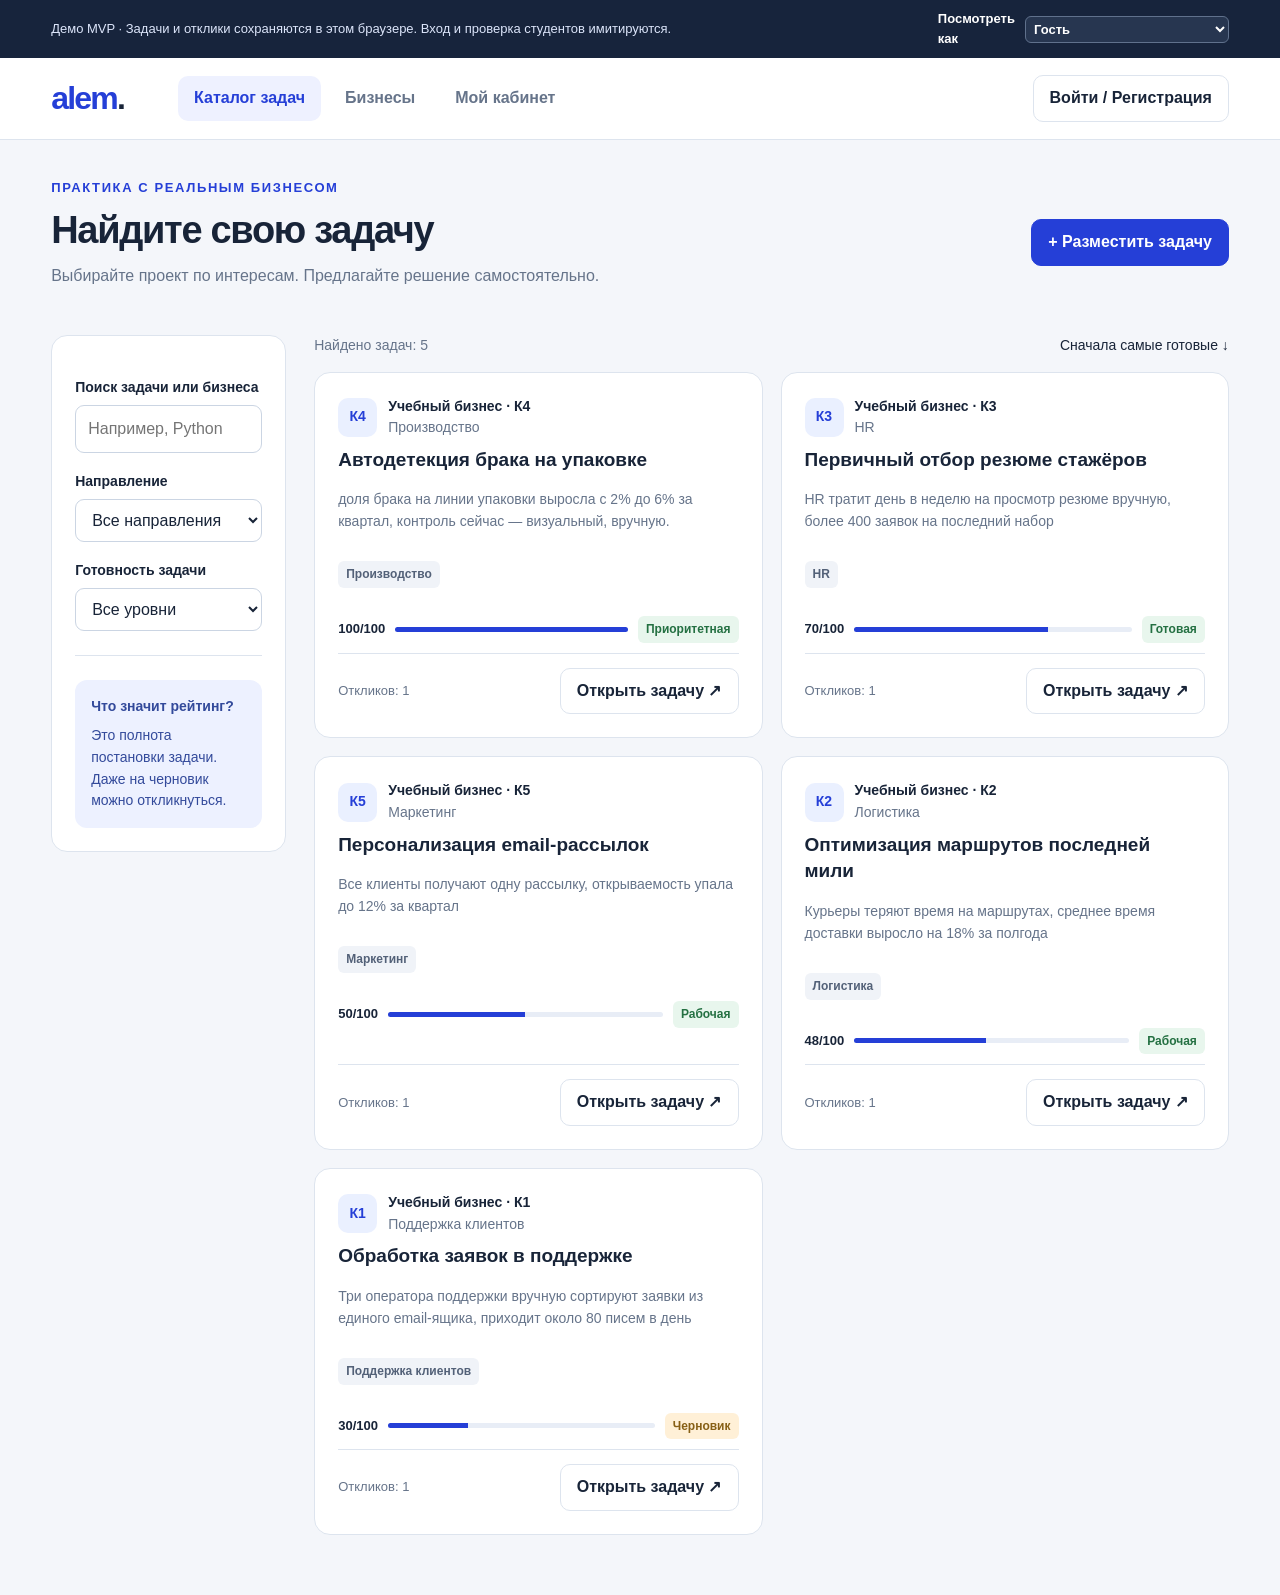
<file: index.html>
<!doctype html>
<html lang="ru">
<head>
  <meta charset="utf-8">
  <meta name="viewport" content="width=device-width, initial-scale=1">
  <title>Alem — задачи бизнеса и студенты</title>
  <meta name="description" content="Открытый каталог практических задач бизнеса. Студенты выбирают проекты, бизнес выбирает исполнителей.">
  <link rel="icon" href="data:image/svg+xml,%3Csvg xmlns='http://www.w3.org/2000/svg' viewBox='0 0 64 64'%3E%3Crect width='64' height='64' rx='16' fill='%231633cf'/%3E%3Ctext x='15' y='47' fill='white' font-size='45' font-family='Arial'%3Ea%3C/text%3E%3C/svg%3E">
  <link rel="stylesheet" href="style.css">
</head>
<body>

  <div class="demo">
    <span>Демо MVP · Задачи и отклики сохраняются в этом браузере. Вход и проверка студентов имитируются.</span>
    <label style="display:flex;align-items:center;gap:10px;margin:0;color:white;font-size:13px">
      Посмотреть как
      <select id="role" aria-label="Демонстрационная роль">
        <option value="guest">Гость</option>
        <option value="student">Студент · подтверждён</option>
        <option value="pending">Студент · на проверке</option>
        <option value="business">Бизнес · свой кабинет</option>
        <option value="moderator">Модератор</option>
      </select>
    </label>
  </div>

  <header>
    <a class="logo" href="#catalog">alem<span>.</span></a>
    <nav id="nav"></nav>
    <button id="account" onclick="auth()">Войти / Регистрация</button>
  </header>

  <main id="app" class="shell"></main>

  <dialog id="modal"></dialog>
  <div id="toast" role="status" hidden></div>

  <script>
    if (location.protocol === 'file:') {
      document.querySelector('#app').textContent = 'Откройте сайт через start.bat или python server.py. Прямое открытие HTML не поддерживает модули и AI. Адрес сервера: http://127.0.0.1:8000/';
    } else {
      const entry = document.createElement('script');
      entry.type = 'module'; entry.src = 'js/bootstrap.mjs';
      document.body.append(entry);
    }
  </script>
</body>
</html>
</file>
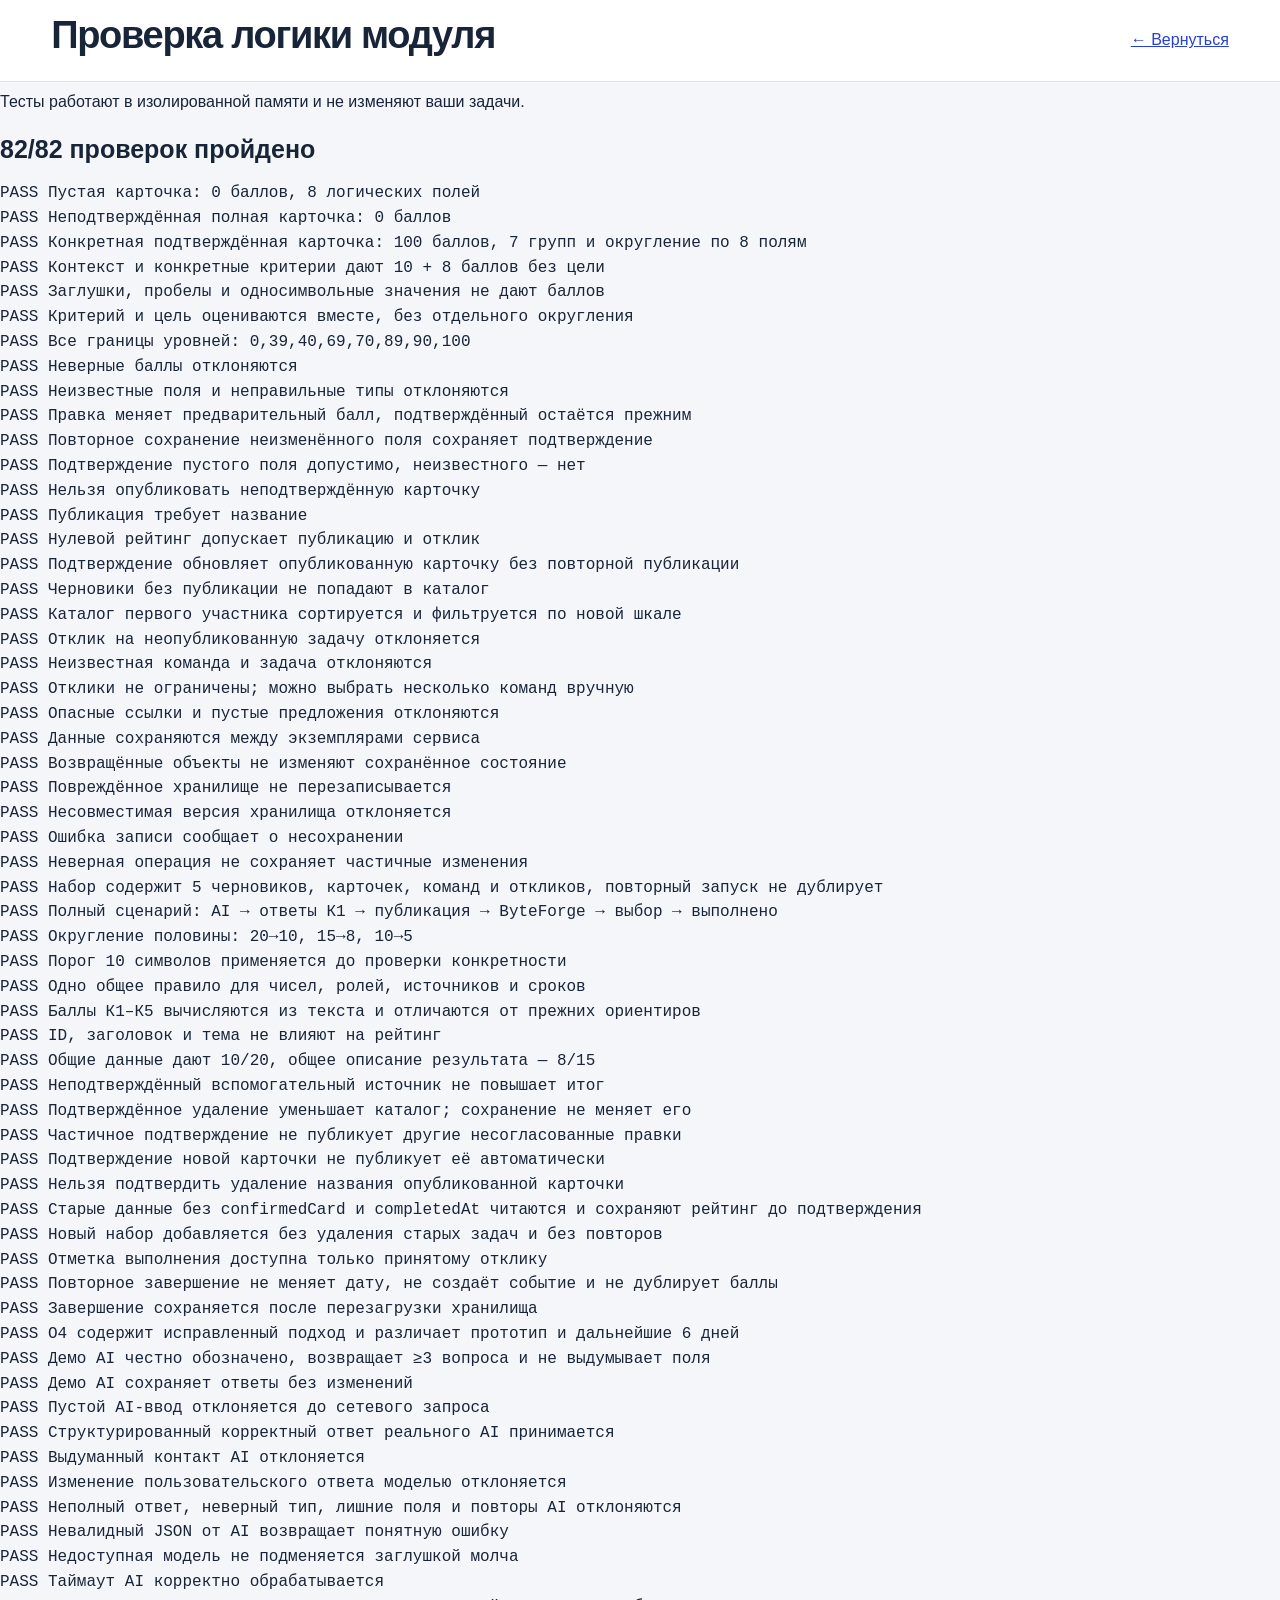
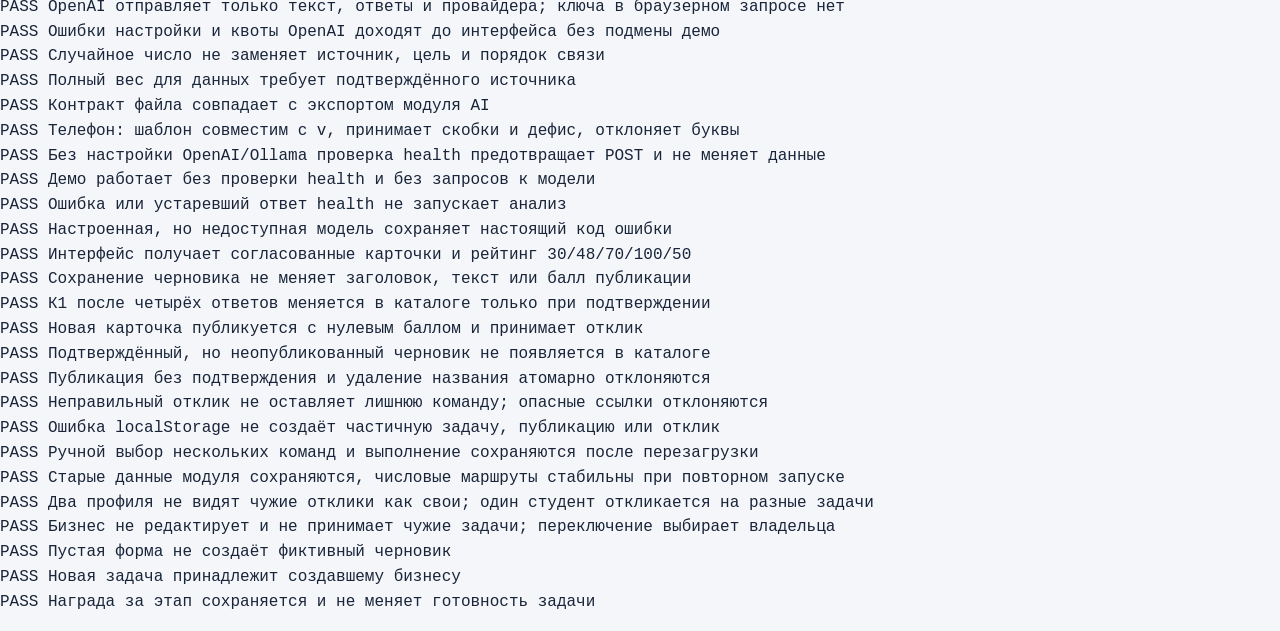
<file: tests.html>
<!doctype html><html lang="ru"><head><meta charset="utf-8"><meta name="viewport" content="width=device-width,initial-scale=1"><title>Тесты AI Sana</title><link rel="stylesheet" href="style.css"></head><body><header><h1>Проверка логики модуля</h1><a href="/">← Вернуться</a></header><main><section><p>Тесты работают в изолированной памяти и не изменяют ваши задачи.</p><h2 id="summary">Выполняются…</h2><pre id="test-results"></pre></section></main><script type="module" src="tests/browser-runner.mjs"></script></body></html>
</file>
<file: style.css>
:root {
  --blue: #253fd7;
  --ink: #182438;
  --muted: #66748a;
  --line: #dde4ee;
  --bg: #f4f6fa;
}

* { box-sizing: border-box; }

body {
  margin: 0;
  background: var(--bg);
  color: var(--ink);
  font: 16px/1.55 'Segoe UI', Arial, sans-serif;
}

button, input, select, textarea { font: inherit; }
button, a, input, select, textarea { outline-offset: 4px; }

button {
  cursor: pointer;
  border: 1px solid var(--line);
  background: white;
  border-radius: 10px;
  padding: 10px 16px;
  color: var(--ink);
  font-weight: 600;
}

button:hover { border-color: var(--blue); color: var(--blue); }
.primary { background: var(--blue); color: white; border-color: var(--blue); }
.primary:hover { background: #172ab2; color: white; }
.quiet { background: transparent; }
.small { font-size: 14px; }
.muted { color: var(--muted); }

header {
  height: 82px;
  display: flex;
  align-items: center;
  justify-content: space-between;
  padding: 0 4vw;
  border-bottom: 1px solid var(--line);
  background: white;
  gap: 24px;
}

.logo {
  font-size: 32px;
  font-weight: 800;
  letter-spacing: -1.8px;
  color: var(--blue);
  text-decoration: none;
}
.logo span { color: var(--ink); }

nav { display: flex; gap: 8px; flex: 1; margin-left: 30px; }
nav button { border: 0; background: none; color: var(--muted); }
nav button.active { color: var(--blue); background: #eef1ff; }

.demo {
  background: #17243c;
  color: #dce5fa;
  padding: 9px 4vw;
  font-size: 13px;
  display: flex;
  align-items: center;
  justify-content: space-between;
  gap: 12px;
}

.demo select {
  background: #273650;
  color: white;
  border: 1px solid #60718c;
  border-radius: 6px;
  font-size: 13px;
  padding: 4px;
  max-width: 230px;
}

.shell { max-width: 1390px; margin: auto; padding: 38px 4vw 60px; }

h1 { font-size: 38px; line-height: 1.2; letter-spacing: -1.3px; margin: 0 0 10px; }
h2 { font-size: 25px; line-height: 1.3; margin: 0 0 15px; }
h3 { font-size: 19px; line-height: 1.4; margin: 8px 0; }
p { margin: 8px 0 18px; }

.top {
  display: flex;
  justify-content: space-between;
  align-items: center;
  gap: 24px;
  margin-bottom: 28px;
}

.eyebrow {
  font-size: 13px;
  letter-spacing: 1.6px;
  font-weight: 700;
  color: var(--blue);
  margin-bottom: 10px;
}

.layout { display: grid; grid-template-columns: 235px 1fr; gap: 28px; }

.panel, .card {
  background: white;
  border: 1px solid var(--line);
  border-radius: 16px;
  padding: 23px;
}

.sidebar { align-self: start; }
.sidebar label { margin: 18px 0 6px; }
.sidebar hr { border: 0; border-top: 1px solid var(--line); margin: 24px 0; }

.hint {
  background: #edf1ff;
  color: #334a9b;
  border-radius: 12px;
  padding: 16px;
  font-size: 14px;
}

.toolbar {
  display: flex;
  justify-content: space-between;
  align-items: center;
  margin-bottom: 15px;
  gap: 16px;
}

.cards { display: grid; grid-template-columns: repeat(2, minmax(0, 1fr)); gap: 18px; }

.card {
  display: flex;
  flex-direction: column;
  transition: transform .15s, box-shadow .15s;
}
.card:hover { transform: translateY(-2px); box-shadow: 0 8px 28px #1b2c5510; }

.company { display: flex; align-items: center; gap: 11px; font-size: 14px; }

.avatar {
  width: 39px;
  height: 39px;
  display: grid;
  place-items: center;
  border-radius: 10px;
  background: #eaf0ff;
  color: var(--blue);
  font-weight: 700;
  flex-shrink: 0;
}

.tags { display: flex; gap: 6px; flex-wrap: wrap; margin: 10px 0; }

.tag, .badge {
  font-size: 12px;
  font-weight: 600;
  padding: 4px 8px;
  border-radius: 6px;
  background: #f0f3f8;
  color: #536178;
}

.badge { background: #e8f6ed; color: #247042; }
.badge.low { background: #fff0d7; color: #876016; }

.card p { font-size: 14px; color: var(--muted); min-height: 44px; }

.score {
  display: flex;
  align-items: center;
  gap: 10px;
  margin: 18px 0 10px;
  font-size: 13px;
}

.bar { height: 5px; border-radius: 4px; background: #e8edf6; flex: 1; overflow: hidden; }
.bar span { height: 100%; display: block; background: var(--blue); }

.card footer {
  display: flex;
  align-items: center;
  justify-content: space-between;
  margin-top: auto;
  padding-top: 14px;
  border-top: 1px solid var(--line);
  gap: 10px;
}

.count { color: var(--muted); font-size: 13px; }

.two { display: grid; grid-template-columns: 1.6fr 1fr; gap: 24px; }
.stack { display: grid; gap: 18px; }

.detailrow { padding: 14px 0; border-bottom: 1px solid var(--line); }
.detailrow b { display: block; font-size: 14px; margin-bottom: 5px; }
.detailrow p { margin: 0; }

.profile {
  display: flex;
  align-items: center;
  justify-content: space-between;
  gap: 12px;
  padding: 17px 0;
  border-bottom: 1px solid var(--line);
}
.profile p { margin: 3px 0; font-size: 14px; }

.number { font-size: 54px; font-weight: 750; color: var(--blue); line-height: 1.1; }

label { display: block; font-size: 14px; font-weight: 600; margin: 13px 0 6px; }

input, textarea, select {
  width: 100%;
  padding: 11px 12px;
  border: 1px solid #cbd5e3;
  border-radius: 9px;
  background: white;
  color: var(--ink);
}
textarea { min-height: 94px; resize: vertical; }
input[type=checkbox] { width: auto; }

.formgrid { display: grid; grid-template-columns: 1fr 1fr; gap: 0 16px; }
.span2 { grid-column: 1/-1; }

.actions { display: flex; gap: 10px; flex-wrap: wrap; margin-top: 22px; }
.back { margin-bottom: 20px; }

.empty { text-align: center; padding: 45px 20px; color: var(--muted); }

dialog {
  border: 0;
  border-radius: 20px;
  padding: 30px;
  max-width: 590px;
  width: calc(100% - 32px);
  max-height: 90vh;
  box-shadow: 0 30px 90px #14214044;
}
dialog::backdrop { background: #11213a88; backdrop-filter: blur(3px); }

.close { float: right; padding: 5px 11px; }

.notice {
  padding: 12px 15px;
  background: #fff4db;
  border-radius: 9px;
  font-size: 14px;
  margin: 15px 0;
}

.success {
  background: #e9f6ed;
  color: #246540;
  padding: 15px;
  border-radius: 10px;
}

.tabs { display: flex; gap: 10px; margin-bottom: 20px; }
.tabs button { flex: 1; }

.status { font-size: 14px; font-weight: 700; color: var(--blue); }

#toast {
  position: fixed;
  bottom: 25px;
  left: 50%;
  transform: translateX(-50%);
  background: #182438;
  color: white;
  padding: 12px 22px;
  border-radius: 12px;
  box-shadow: 0 8px 30px #18243840;
  z-index: 99;
  max-width: 90%;
}

table { width: 100%; border-collapse: collapse; font-size: 14px; }
td, th { padding: 10px 6px; text-align: left; border-bottom: 1px solid var(--line); }

.step { border-left: 3px solid var(--blue); padding-left: 16px; margin: 20px 0; }

.checkline { display: flex; gap: 9px; align-items: start; font-weight: 400; }
.checkline input { margin-top: 5px; }

.verification { display: flex; gap: 14px; align-items: start; }
.verification .avatar { width: 48px; height: 48px; }

a { color: var(--blue); }

/* ==== Адаптив ==== */
@media (max-width: 950px) {
  .layout { grid-template-columns: 1fr; }
  .sidebar { display: grid; grid-template-columns: 1fr 1fr; gap: 12px; }
  .sidebar hr, .sidebar .hint { display: none; }
  .sidebar label { margin-top: 0; }
  .two { grid-template-columns: 1fr; }
  header { height: auto; padding: 17px 4vw; flex-wrap: wrap; }
  nav { order: 3; width: 100%; margin: 0; }
  .demo { flex-wrap: wrap; }
  h1 { font-size: 30px; }
}

@media (max-width: 600px) {
  .cards, .formgrid { grid-template-columns: 1fr; }
  .span2 { grid-column: auto; }
  .top { align-items: start; flex-direction: column; }
  .shell { padding-top: 26px; }
  nav { overflow: auto; }
  nav button { white-space: nowrap; font-size: 14px; padding: 8px; }
  .panel, .card { padding: 18px; }
  .sidebar { grid-template-columns: 1fr; }
  .profile { flex-wrap: wrap; }
}
/* Integration: existing visual style, additional editor controls. */
.editor-aside { align-self: start; }
.rating-detail { padding: 10px 0; border-bottom: 1px solid var(--line); }
.rating-detail summary { cursor: pointer; font-size: 14px; }
.rating-detail summary b { float: right; }
.rating-detail p { margin: 10px 0; }
.example-answers { margin-top: 20px; }
.example-answers button { margin: 5px; font-size: 13px; }
#aiStatus { margin-top: 14px; }
#aiCandidate { overflow-wrap: anywhere; }
.detailrow p { white-space: pre-line; overflow-wrap: anywhere; }
button:disabled { cursor: wait; opacity: .6; }
@media (max-width: 950px) {
  nav { flex: 0 0 100%; min-width: 0; }
}
</file>
